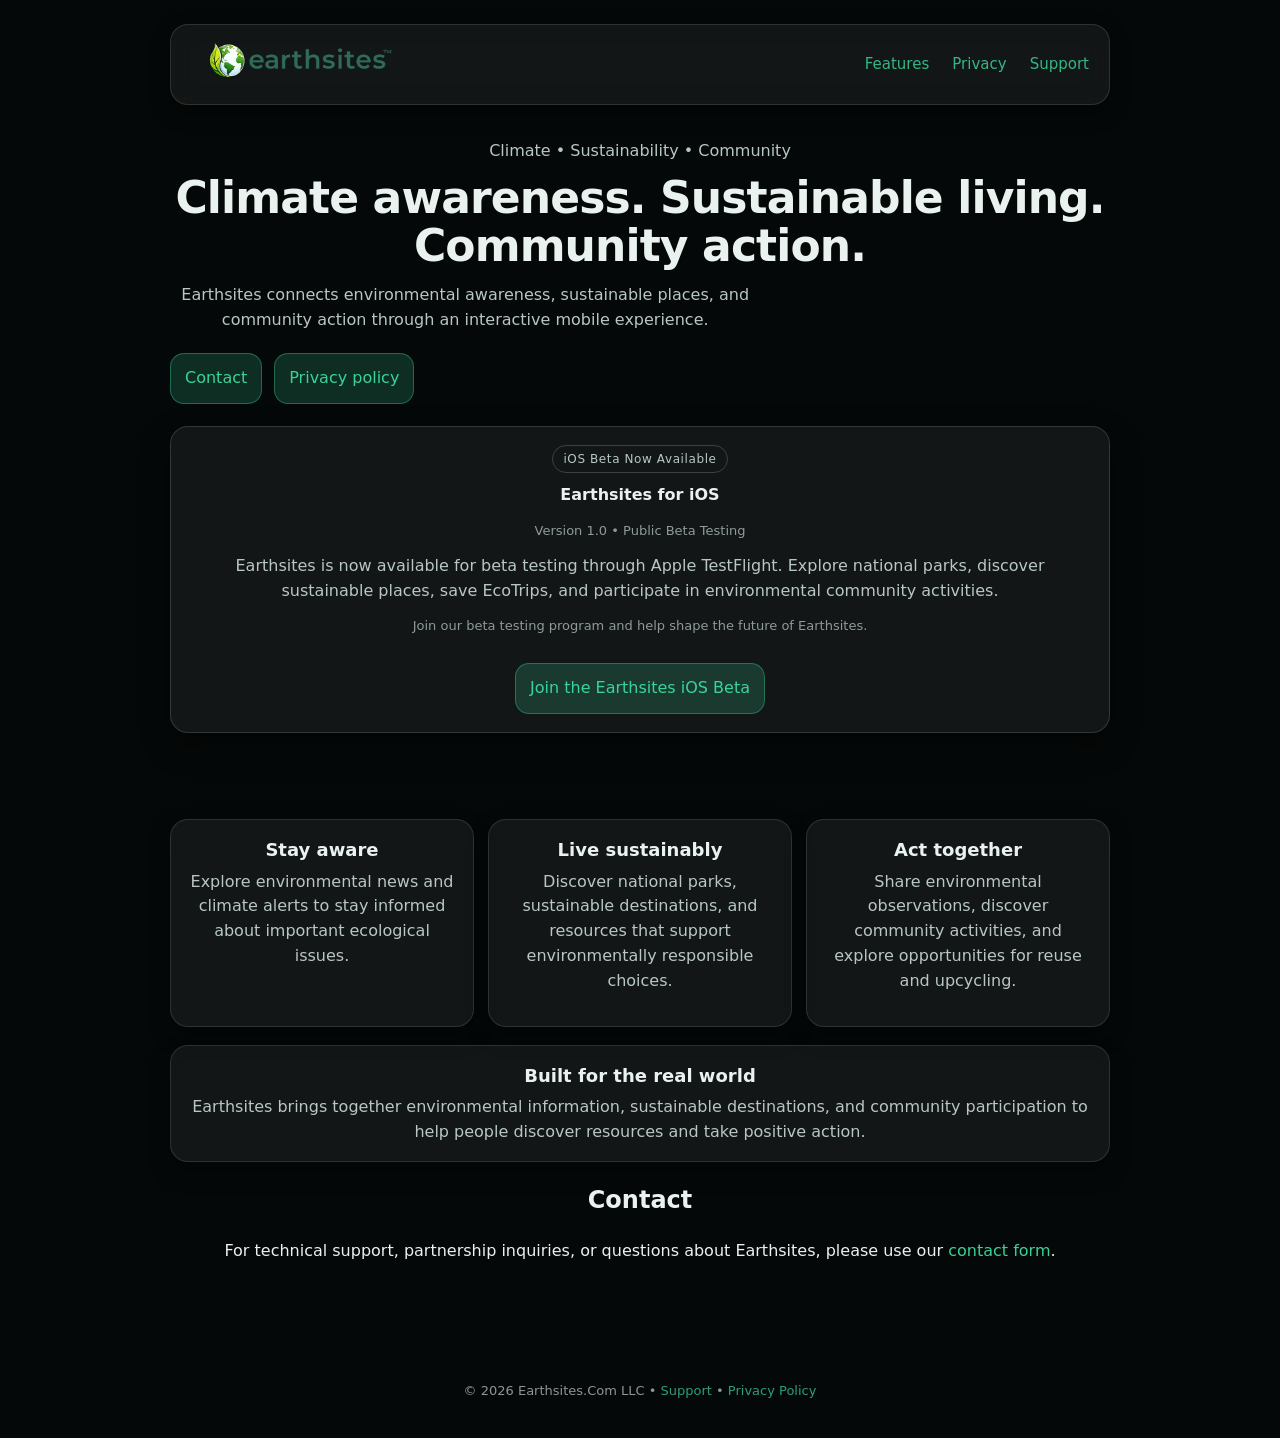
<file: index.html>
<!doctype html>
<html lang="en">
<head>
  <meta charset="utf-8" />
  <meta name="viewport" content="width=device-width,initial-scale=1" />
  <title>Earthsites</title>
  <meta name="description" content="Earthsites is an environmental mobile platform connecting environmental awareness, sustainable destinations, and community action." />
<meta name="author" content="Earthsites.Com LLC">
<meta name="application-name" content="Earthsites">
  <meta property="og:title" content="Earthsites" />
<meta property="og:description" content="Climate awareness. Sustainable living. Community action." />
<meta property="og:type" content="website" />
<meta property="og:url" content="https://earthsites.com" />
<meta property="og:image" content="https://earthsites.com/social-preview.png" />
<meta name="twitter:card" content="summary_large_image">
  <!-- Favicons -->
  <link rel="shortcut icon" href="/favicon.ico">

<link rel="icon" type="image/png" sizes="32x32" href="/favicon-32x32.png">
<link rel="icon" type="image/png" sizes="16x16" href="/favicon-16x16.png">

<!-- Apple / iPhone -->
<link rel="apple-touch-icon" sizes="180x180" href="/apple-touch-icon.png">

<!-- Android -->
<link rel="manifest" href="/site.webmanifest">

<link rel="stylesheet" href="/styles.css" />

</head>

<body>
  <header class="wrap">
    <nav class="nav">
      <a class="brand" href="/">
  <img src="/eslogo.png" alt="Earthsites logo" style="height:40px;">
</a>
      <div class="links">
        <a href="#features">Features</a>
        <a href="/privacy">Privacy</a>
        <a href="/support">Support</a>
      </div>
    </nav>

    <section class="hero">
      <p class="kicker">Climate • Sustainability • Community</p>

      <h1>Climate awareness. Sustainable living. Community action.</h1>

      <p class="sub">
         Earthsites connects environmental awareness, sustainable places,
         and community action through an interactive mobile experience.
      </p>

      <div class="cta">
        <a class="button" href="/support">Contact</a>
        <a class="button" href="/privacy">Privacy policy</a>
      </div>

      <div class="card">
  <div class="card-inner">
    <div class="badge">iOS Beta Now Available</div>

    <p class="card-title">Earthsites for iOS</p>
    <p class="fine">Version 1.0 • Public Beta Testing</p>

    <p class="card-text">
      Earthsites is now available for beta testing through Apple TestFlight.
      Explore national parks, discover sustainable places, save EcoTrips,
      and participate in environmental community activities.
    </p>

    <p class="fine" style="margin-top:12px;">
      Join our beta testing program and help shape the future of Earthsites.
    </p>

    <a class="button"
       href="https://testflight.apple.com/join/tPpmTwAC"
       target="_blank"
       rel="noopener noreferrer"
       style="display:inline-block; margin-top:14px;">
      Join the Earthsites iOS Beta
    </a>
  </div>
</div>
    </section>
  </header>

  <main class="wrap">
    <section id="features" class="grid">
  <div class="tile">
    <h2>Stay aware</h2>
    <p>Explore environmental news and climate alerts to stay informed about important ecological issues.</p>
  </div>

  <div class="tile">
    <h2>Live sustainably</h2>
    <p>Discover national parks, sustainable destinations, and resources that support environmentally responsible choices.</p>
  </div>

  <div class="tile">
    <h2>Act together</h2>
    <p>Share environmental observations, discover community activities, and explore opportunities for reuse and upcycling.</p>
  </div>
</section>
    <section class="tile" style="margin-top:14px;">
  <h2>Built for the real world</h2>
  <p style="margin:0; color:var(--muted);">
  Earthsites brings together environmental information,
  sustainable destinations, and community participation
  to help people discover resources and take positive action.
  </p>
</section>


    <section id="get" class="contact">
  <h2>Contact</h2>
  <p>
   For technical support, partnership inquiries, or questions about Earthsites, please use our <a href="/support">contact form</a>.
  </p>
</section>
</main>

<footer class="wrap" style="margin-top:40px;">
  <p class="fine">
    © <span id="y"></span> Earthsites.Com LLC •
    <a href="/support">Support</a> •
    <a href="/privacy">Privacy Policy</a>
  </p>
</footer>

<script>
  document.getElementById("y").textContent = new Date().getFullYear();
</script>
</body>
</html>
</file>
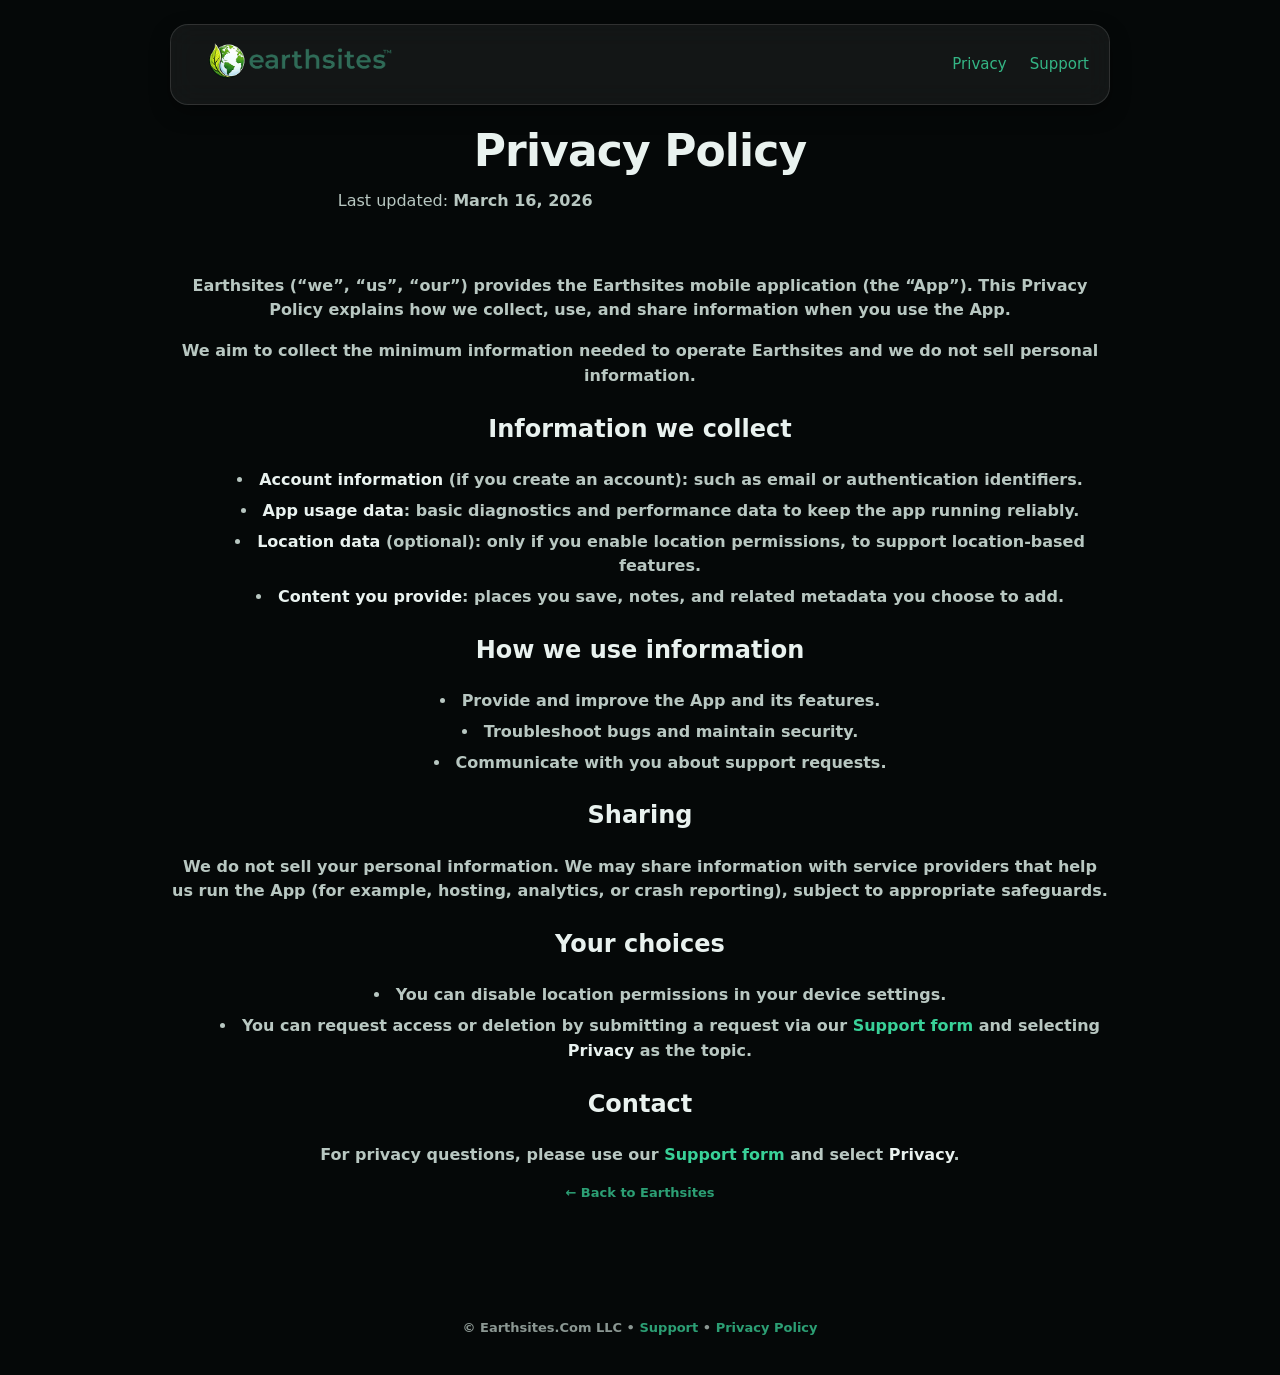
<file: privacy.html>
<!doctype html>
<html lang="en">
<head>
  <meta charset="utf-8" />
  <meta name="viewport" content="width=device-width,initial-scale=1" />
  <title>Earthsites — Privacy Policy</title>
  <meta name="description" content="Earthsites Privacy Policy" />
  <link rel="stylesheet" href="/styles.css" />
</head>
<body>
  <header class="wrap">
    <nav class="nav">
      <a class="brand" href="/">
  <img src="/eslogo.png" alt="Earthsites logo" style="height:40px;">
</a>
      <div class="links">
        <a class="active" href="/privacy">Privacy</a>
        <a href="/support">Support</a>
      </div>
    </nav>

    <section class="pagehead">
      <h1>Privacy Policy</h1>
      <p class="sub">Last updated: <strong>March 16, 2026</p>
    </section>
  </header>

  <main class="wrap prose">
    <p>
      Earthsites (“we”, “us”, “our”) provides the Earthsites mobile application (the “App”).
      This Privacy Policy explains how we collect, use, and share information when you use the App. <p>
      We aim to collect the minimum information needed to operate Earthsites and we do not sell personal
     information.
</p>
    </p>

    <h2>Information we collect</h2>
    <ul>
      <li><strong>Account information</strong> (if you create an account): such as email or authentication identifiers.</li>
      <li><strong>App usage data</strong>: basic diagnostics and performance data to keep the app running reliably.</li>
      <li><strong>Location data</strong> (optional): only if you enable location permissions, to support location-based features.</li>
      <li><strong>Content you provide</strong>: places you save, notes, and related metadata you choose to add.</li>
    </ul>

    <h2>How we use information</h2>
    <ul>
      <li>Provide and improve the App and its features.</li>
      <li>Troubleshoot bugs and maintain security.</li>
      <li>Communicate with you about support requests.</li>
    </ul>

    <h2>Sharing</h2>
    <p>
      We do not sell your personal information. We may share information with service providers that help us run the App
      (for example, hosting, analytics, or crash reporting), subject to appropriate safeguards.
    </p>

    <h2>Your choices</h2>
<ul>
  <li>You can disable location permissions in your device settings.</li>
  <li>
    You can request access or deletion by submitting a request via our
    <a href="/support?topic=Privacy">Support form</a> and selecting <strong>Privacy</strong> as the topic.
  </li>
</ul>

<h2>Contact</h2>
<p>
  For privacy questions, please use our <a href="/support">Support form</a> and select <strong>Privacy</strong>.
</p>
    </p>

    <p class="fine"><a href="/">← Back to Earthsites</a></p>
  </main>
  <footer class="wrap" style="margin-top:40px;">
  <p class="fine">
    © <span id="y"></span> Earthsites.Com LLC
    • <a href="/support">Support</a>
    • <a href="/privacy">Privacy Policy</a>
  </p>
</footer>
</body>
</html>
</file>
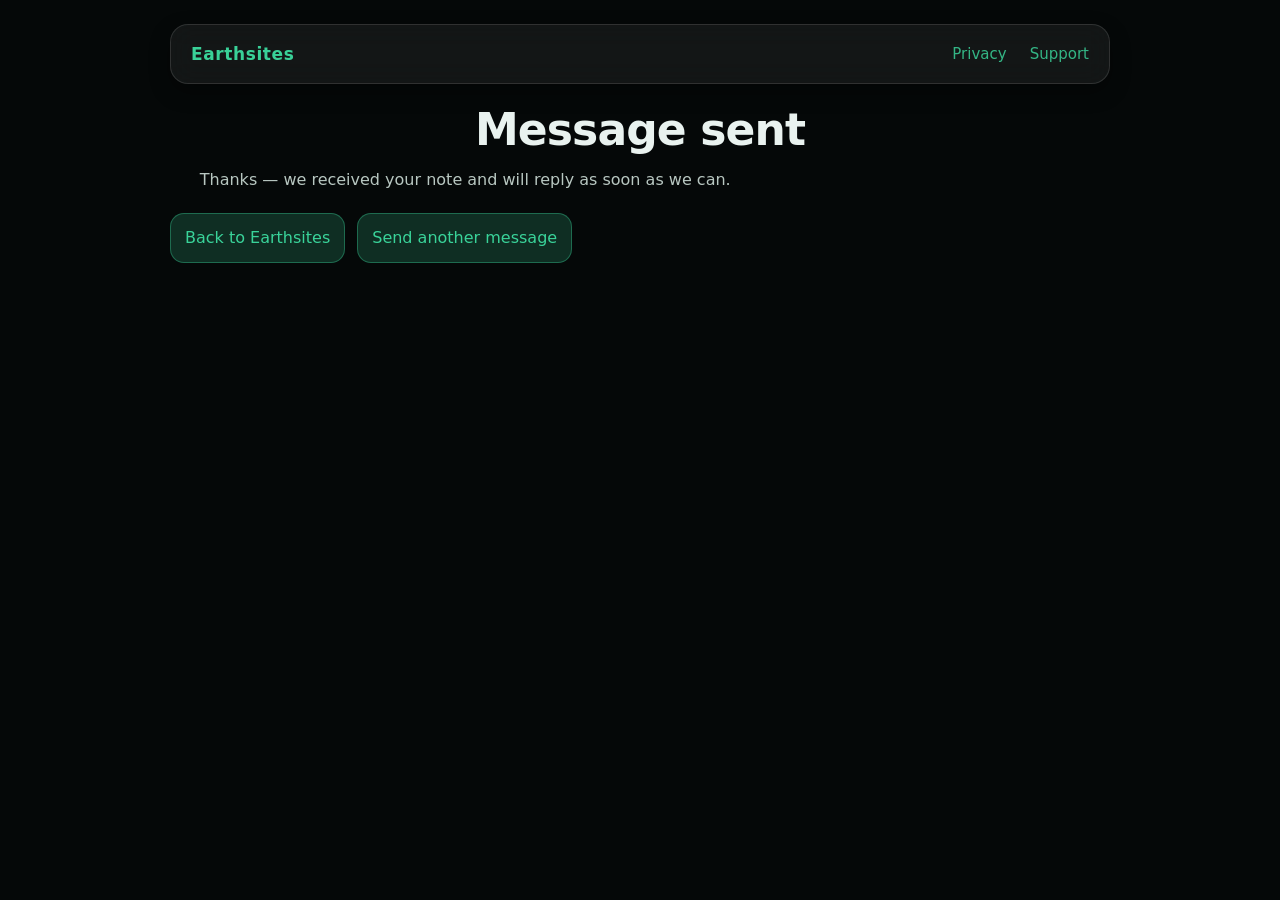
<file: thanks.html>
<!doctype html>
<html lang="en">
<head>
  <meta charset="utf-8" />
  <meta name="viewport" content="width=device-width,initial-scale=1" />
  <title>Earthsites — Message Sent</title>
  <meta name="description" content="Thanks for contacting Earthsites." />
  <link rel="stylesheet" href="/styles.css" />
</head>
<body>
  <header class="wrap">
    <nav class="nav">
      <a class="brand" href="/">Earthsites</a>
      <div class="links">
        <a href="/privacy">Privacy</a>
        <a href="/support">Support</a>
      </div>
    </nav>

    <section class="pagehead">
      <h1>Message sent</h1>
      <p class="sub">Thanks — we received your note and will reply as soon as we can.</p>
      <div class="cta">
        <a class="button" href="/">Back to Earthsites</a>
        <a class="button ghost" href="/support">Send another message</a>
      </div>
    </section>
  </header>
</body>
</html>
</file>
<file: styles.css>
:root{
  --bg:#070b0a;
  --fg:#e9f2ef;
  --muted:#b8c7c1;
  --glass:rgba(255,255,255,.06);
  --line:rgba(255,255,255,.12);
}

*{box-sizing:border-box}
html,body{height:100%}
body{
  margin:0;
  font:16px/1.55 system-ui,-apple-system,Segoe UI,Roboto,Arial;
  color:var(--fg);
  position:relative;
  overflow-x:hidden;
  -webkit-font-smoothing:antialiased;
  text-rendering:optimizeLegibility;
  background:#050808;
}
header, main, footer{
  text-align:center;
  margin-top:40px;
}

a{
  color:rgba(60,220,160,.95);
  text-decoration:none;
  transition:color .15s ease;
}
a:hover{
  color:rgba(60,220,160,1);
  text-decoration:underline;
}a{
  transition:color .15s ease;
}


.wrap{max-width:980px; margin:0 auto; padding:24px 20px}

.nav{
  display:flex;
  align-items:center;
  justify-content:space-between;
  padding:16px 20px;
  border:1px solid var(--line);
  background:var(--glass);
  border-radius:18px;
  backdrop-filter: blur(14px);
  box-shadow:0 8px 20px rgba(0,0,0,.35);
}
.brand{
  font-weight:600;
  letter-spacing:.6px;
  font-size:17px;
}
.links a{
  opacity:.85;
  margin-left:18px;
  font-size:15px;
  transition: opacity .15s ease;
}

.links a:hover{
  opacity:1;
}
.hero{padding:34px 0 10px}
.kicker{color:var(--muted); margin:0 0 10px}
h1{
  font-size:44px;
  line-height:1.08;
  letter-spacing:-0.02em;
  font-weight:600;
  margin:0 0 14px;
}
.sub{
  color:var(--muted);
  max-width:58ch;
  margin:0 0 20px;
}
.cta{display:flex; gap:12px; flex-wrap:wrap; margin:16px 0 22px}
.button{
  display:inline-block; padding:12px 14px; border-radius:14px;
  background:rgba(60,220,160,.18); border:1px solid rgba(60,220,160,.35);
  transition: all .18s ease;
}
.button:hover{
  text-decoration:none;
  filter:brightness(1.08);
 box-shadow:0 0 12px rgba(60,220,160,.35);
}

.card{
  margin-top:18px;
  border:1px solid rgba(255,255,255,.14);
  background:var(--glass);
  border-radius:18px;
  overflow:hidden;
  box-shadow:0 12px 30px rgba(0,0,0,.35);
}
.card-inner{padding:18px}
.badge{
  display:inline-block;
  padding:4px 10px;
  border-radius:999px;
  border:1px solid rgba(255,255,255,.18);
  color:var(--muted);
  font-size:12px;
  letter-spacing:.05em;
}

.card-title{margin:10px 0 6px; font-weight:700}
.card-text{margin:0; color:var(--muted)}

.grid{
  display:grid; gap:14px;
  grid-template-columns: repeat(3, minmax(0, 1fr));
  margin:28px 0 18px;
}
.tile{
  border:1px solid var(--line);
  background:var(--glass);
  border-radius:18px;
  padding:16px;
  box-shadow:0 10px 22px rgba(0,0,0,.28);
}
.tile h2{font-size:18px; margin:0 0 6px}
.tile p{
  margin-top:4px;
  color:var(--muted);
}
.fine{
  color:var(--muted);
  font-size:13px;
  opacity:.75;
}

.prose{padding-top:0}
.prose h1{font-size:34px}
.prose h2{margin-top:22px}
.prose h3{margin-top:14px}
.prose p, .prose li{color:var(--muted)}
.prose strong{color:var(--fg)}
.prose ul{
  list-style-position: inside;
}
.prose li{
  margin:6px 0;
}

.pagehead{padding:22px 0 0}

/* -----------------------------
   Premium Support Form Styling
------------------------------ */

.form-card{
  max-width:720px;
  border:1px solid var(--line);
  background:var(--glass);
  border-radius:20px;
  padding:20px;
  transition: box-shadow .25s ease, border-color .25s ease;
  margin: 0 auto;
}

/* subtle glow when user interacts with the form */
.form-card:focus-within{
  border-color: rgba(60,220,160,.45);
  box-shadow: 0 0 0 1px rgba(60,220,160,.25),
              0 12px 30px rgba(0,0,0,.35);
}

.contact-form{
  display:flex;
  flex-direction:column;
  gap:16px;
}

.field-row{
  display:grid;
  grid-template-columns: 1fr 1fr;
  gap:12px;
}

.field{
  display:flex;
  flex-direction:column;
  gap:8px;
}

.field span{
  color: var(--muted);
  font-size: 13px;
}

.contact-form input,
.contact-form textarea,
.contact-form select{
  width:100%;
  padding:12px 12px;
  border-radius:14px;
  border:1px solid var(--line);
  background: rgba(0,0,0,.18);
  color:var(--fg);
  outline:none;
  transition:border-color .15s ease, box-shadow .15s ease;
}

.contact-form textarea{
  resize: vertical;
  min-height: 120px;
}

.contact-form select:focus,
.contact-form input:focus,
.contact-form textarea:focus{
  border-color: rgba(60,220,160,.55);
}

.check{
  display:flex;
  gap:10px;
  align-items:flex-start;
  padding:10px 12px;
  border:1px solid var(--line);
  border-radius:14px;
  background: rgba(0,0,0,.10);
}

.check input{
  margin-top:2px;
  width:16px;
  height:16px;
}

.check span{
  color: var(--muted);
  font-size: 14px;
  line-height: 1.4;
}

.check a{ text-decoration: underline; }

.hp{
  display:none !important;
}

.button-submit{
  color:#fff;
  font-weight:600;
  letter-spacing:.2px;
  padding:13px 16px;
  transition: transform .08s ease, filter .15s ease;
}

.button-submit:hover{
  filter:brightness(1.1);
}

.button-submit:active{
  transform: translateY(1px);
}

.calm-note{
  margin-top:2px;
  color: var(--muted);
}

/* Responsive */
@media (max-width: 860px){
  h1{font-size:36px}
  .grid{grid-template-columns:1fr}
  .field-row{ grid-template-columns: 1fr; } }
  

/* --------------------------------
   Subtle Earthsites starfield
-------------------------------- */
/* --------------------------------
   Earth horizon glow
-------------------------------- */

body::after{
  display:none;
}
</file>
